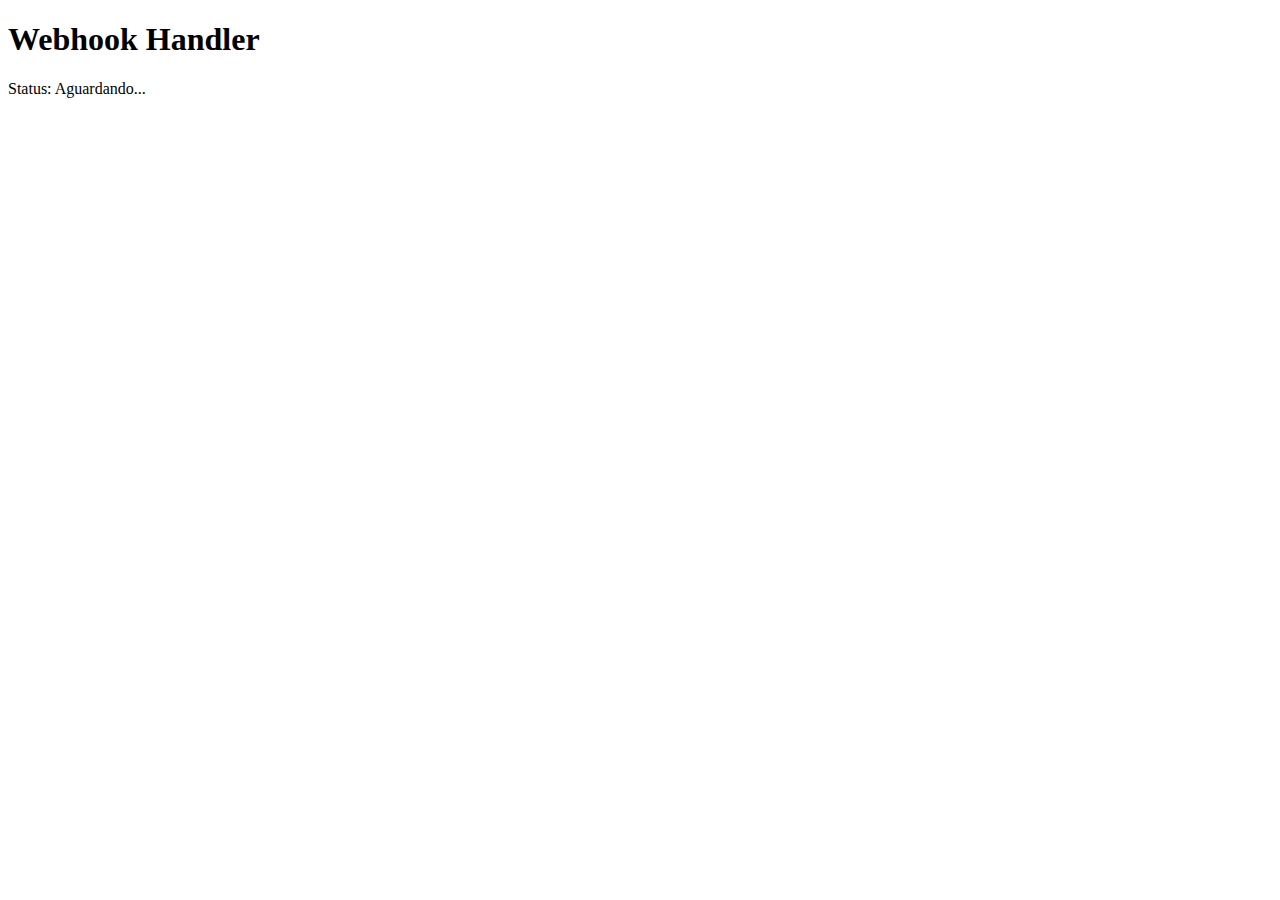
<file: webhook/angelica/index.html>
<!DOCTYPE html>
<html lang="pt-BR">
<head>
    <meta charset="UTF-8">
    <meta name="viewport" content="width=device-width, initial-scale=1.0">
    <title>Webhook Handler - Angélica</title>
</head>
<body>
    <h1>Webhook Handler</h1>
    <p>Status: <span id="status">Aguardando...</span></p>
    <div id="logs"></div>

    <script>
        // Handler de webhook para Vercel
        async function handleWebhook(request) {
            try {
                const data = await request.json();
                console.log('📨 Webhook recebido:', data);
                
                // Log do webhook
                document.getElementById('status').textContent = 'Webhook recebido!';
                document.getElementById('logs').innerHTML = `
                    <h3>Dados do Webhook:</h3>
                    <pre>${JSON.stringify(data, null, 2)}</pre>
                `;
                
                // Processar diferentes tipos de evento
                switch(data.event) {
                    case 'onPixCreated':
                        console.log('✅ PIX criado:', data.transactionId);
                        break;
                    case 'onBuyApproved':
                        console.log('✅ Pagamento aprovado:', data.transactionId);
                        
                        // 🔥 NOVO: Disparar eventos do Facebook quando pagamento for aprovado
                        await sendFacebookEvents(data);
                        break;
                    case 'onChargeback':
                        console.log('⚠️ Chargeback:', data.transactionId);
                        break;
                    case 'onRefund':
                        console.log('🔄 Reembolso:', data.transactionId);
                        break;
                    default:
                        console.log('📝 Evento desconhecido:', data.event);
                }
                
                return new Response(JSON.stringify({ success: true }), {
                    status: 200,
                    headers: { 'Content-Type': 'application/json' }
                });
                
            } catch (error) {
                console.error('❌ Erro no webhook:', error);
                return new Response(JSON.stringify({ error: error.message }), {
                    status: 500,
                    headers: { 'Content-Type': 'application/json' }
                });
            }
        }

        // 🔥 NOVA FUNÇÃO: Enviar eventos para Facebook CAPI
        async function sendFacebookEvents(webhookData) {
            try {
                console.log('🎯 Enviando eventos para Facebook CAPI...', webhookData);
                
                const accessToken = 'EAARGi7UlLlYBPRnu2QY9Sy1KMvImxGLjTwrVNnGzS2OOELuzMicB3e7m1PQZAFTxj4ZAsZAmzrK516jTC9JoZCfNBKsFwuOTlGVt26s906JZBInZAI3uHpSOOyRbDrtv73S7DXyluOZCsagruKgEfLq5SBQ1C4y4eA4gqYvvbThtfA0ALww2cbYs4pz7wfubwZDZD';
                const pixelId = '1513482096307953';
                
                const capiData = {
                    data: [{
                        event_name: 'Purchase',
                        event_time: Math.floor(Date.now() / 1000),
                        action_source: 'website',
                        event_source_url: 'https://angelica-angelica.vercel.app',
                        user_data: {
                            client_ip_address: webhookData.customer?.ip || '127.0.0.1',
                            client_user_agent: webhookData.customer?.userAgent || 'Webhook'
                        },
                        custom_data: {
                            currency: 'BRL',
                            value: webhookData.amount || 0,
                            transaction_id: webhookData.transactionId,
                            content_name: 'Doação Angélica',
                            content_category: 'Health/Medical/Donation',
                            content_ids: ['donation_completed_angelica']
                        }
                    }, {
                        event_name: 'Donate',
                        event_time: Math.floor(Date.now() / 1000),
                        action_source: 'website',
                        event_source_url: 'https://angelica-angelica.vercel.app',
                        user_data: {
                            client_ip_address: webhookData.customer?.ip || '127.0.0.1',
                            client_user_agent: webhookData.customer?.userAgent || 'Webhook'
                        },
                        custom_data: {
                            currency: 'BRL',
                            value: webhookData.amount || 0,
                            content_name: 'Campanha Doação Angélica',
                            content_category: 'Health/Medical/Donation'
                        }
                    }],
                    access_token: accessToken
                };
                
                const response = await fetch(`https://graph.facebook.com/v18.0/${pixelId}/events`, {
                    method: 'POST',
                    headers: {
                        'Content-Type': 'application/json'
                    },
                    body: JSON.stringify(capiData)
                });
                
                if (response.ok) {
                    const result = await response.json();
                    console.log('✅ Eventos Facebook enviados com sucesso via CAPI:', result);
                    
                    // Atualizar logs
                    document.getElementById('logs').innerHTML += `
                        <h3>✅ Eventos Facebook Enviados:</h3>
                        <pre>${JSON.stringify(result, null, 2)}</pre>
                    `;
                } else {
                    const error = await response.text();
                    console.error('❌ Erro ao enviar eventos Facebook:', error);
                    
                    // Atualizar logs
                    document.getElementById('logs').innerHTML += `
                        <h3>❌ Erro Facebook CAPI:</h3>
                        <pre>${error}</pre>
                    `;
                }
            } catch (error) {
                console.error('❌ Erro ao enviar eventos Facebook:', error);
                
                // Atualizar logs
                document.getElementById('logs').innerHTML += `
                    <h3>❌ Erro Facebook CAPI:</h3>
                    <pre>${error.message}</pre>
                `;
            }
        }

        // Para Vercel Functions (serverless)
        if (typeof module !== 'undefined' && module.exports) {
            module.exports = handleWebhook;
        }

        // Para uso no navegador
        window.handleWebhook = handleWebhook;
    </script>
</body>
</html>
</file>
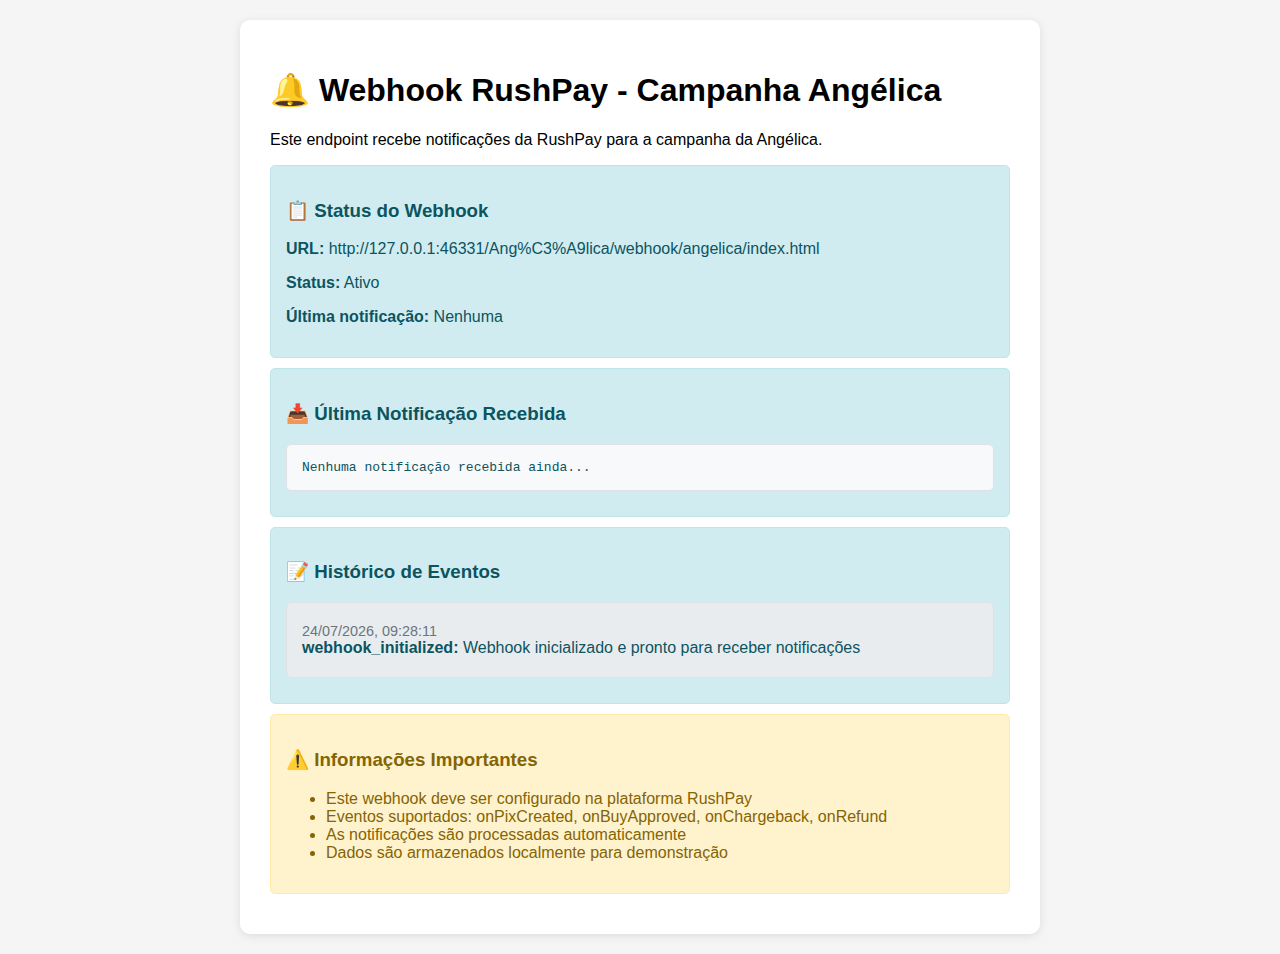
<file: Angélica/webhook/angelica/index.html>
<!DOCTYPE html>
<html>
    <head>
        <title>Webhook RushPay - Angélica</title>
        <meta charset="UTF-8">
        <meta name="viewport" content="width=device-width, initial-scale=1.0">
    <style>
        body {
            font-family: Arial, sans-serif;
            max-width: 800px;
            margin: 0 auto;
            padding: 20px;
            background: #f5f5f5;
        }
        .container {
            background: white;
            padding: 30px;
            border-radius: 10px;
            box-shadow: 0 2px 10px rgba(0,0,0,0.1);
        }
        .status {
            padding: 15px;
            border-radius: 5px;
            margin: 10px 0;
        }
        .success { background: #d4edda; color: #155724; border: 1px solid #c3e6cb; }
        .error { background: #f8d7da; color: #721c24; border: 1px solid #f5c6cb; }
        .info { background: #d1ecf1; color: #0c5460; border: 1px solid #bee5eb; }
        .warning { background: #fff3cd; color: #856404; border: 1px solid #ffeaa7; }
        .webhook-data {
            background: #f8f9fa;
            border: 1px solid #dee2e6;
            border-radius: 5px;
            padding: 15px;
            margin: 10px 0;
            font-family: monospace;
            white-space: pre-wrap;
            max-height: 400px;
            overflow-y: auto;
        }
        .event-log {
            background: #e9ecef;
            border: 1px solid #dee2e6;
            border-radius: 5px;
            padding: 15px;
            margin: 10px 0;
            max-height: 300px;
            overflow-y: auto;
        }
        .event-item {
            padding: 5px 0;
            border-bottom: 1px solid #dee2e6;
        }
        .event-item:last-child {
            border-bottom: none;
        }
        .timestamp {
            color: #6c757d;
            font-size: 0.9em;
        }
    </style>
</head>
<body>
    <div class="container">
        <h1>🔔 Webhook RushPay - Campanha Angélica</h1>
        <p>Este endpoint recebe notificações da RushPay para a campanha da Angélica.</p>
        
        <div class="status info">
            <h3>📋 Status do Webhook</h3>
            <p><strong>URL:</strong> <span id="webhookUrl">Carregando...</span></p>
            <p><strong>Status:</strong> <span id="webhookStatus">Aguardando notificações...</span></p>
            <p><strong>Última notificação:</strong> <span id="lastNotification">Nenhuma</span></p>
        </div>

        <div class="status info">
            <h3>📥 Última Notificação Recebida</h3>
            <div id="lastWebhookData" class="webhook-data">Nenhuma notificação recebida ainda...</div>
        </div>

        <div class="status info">
            <h3>📝 Histórico de Eventos</h3>
            <div id="eventHistory" class="event-log">Nenhum evento registrado...</div>
        </div>

        <div class="status warning">
            <h3>⚠️ Informações Importantes</h3>
            <ul>
                <li>Este webhook deve ser configurado na plataforma RushPay</li>
                <li>Eventos suportados: onPixCreated, onBuyApproved, onChargeback, onRefund</li>
                <li>As notificações são processadas automaticamente</li>
                <li>Dados são armazenados localmente para demonstração</li>
            </ul>
        </div>
    </div>

    <script>
        // Configurações do webhook
        const WEBHOOK_CONFIG = {
            secretKey: '3a98c055-3db4-40a4-83be-f844653df074', // Secret Key para validação
            events: ['onPixCreated', 'onBuyApproved', 'onChargeback', 'onRefund'],
            maxHistory: 50 // Máximo de eventos no histórico
        };

        let eventHistory = [];
        let lastWebhookData = null;

        // Inicializar
        document.addEventListener('DOMContentLoaded', function() {
            loadWebhookInfo();
            loadEventHistory();
            logEvent('webhook_initialized', 'Webhook inicializado e pronto para receber notificações');
        });

        /**
         * Carrega informações do webhook
         */
        function loadWebhookInfo() {
            document.getElementById('webhookUrl').textContent = window.location.href;
            document.getElementById('webhookStatus').textContent = 'Ativo';
            document.getElementById('lastNotification').textContent = 'Nenhuma';
        }

        /**
         * Registra um evento no histórico
         */
        function logEvent(eventType, description, data = null) {
            const timestamp = new Date().toISOString();
            const event = {
                timestamp: timestamp,
                type: eventType,
                description: description,
                data: data
            };

            eventHistory.unshift(event);

            // Manter apenas os últimos eventos
            if (eventHistory.length > WEBHOOK_CONFIG.maxHistory) {
                eventHistory = eventHistory.slice(0, WEBHOOK_CONFIG.maxHistory);
            }

            // Salvar no localStorage
            localStorage.setItem('rushpay_webhook_history', JSON.stringify(eventHistory));

            // Atualizar interface
            updateEventHistory();
        }

        /**
         * Atualiza a interface do histórico de eventos
         */
        function updateEventHistory() {
            const container = document.getElementById('eventHistory');
            
            if (eventHistory.length === 0) {
                container.textContent = 'Nenhum evento registrado...';
                return;
            }

            let html = '';
            eventHistory.forEach(event => {
                const localTime = new Date(event.timestamp).toLocaleString('pt-BR');
                html += `
                    <div class="event-item">
                        <div class="timestamp">${localTime}</div>
                        <strong>${event.type}:</strong> ${event.description}
                        ${event.data ? `<br><small>Dados: ${JSON.stringify(event.data).substring(0, 100)}...</small>` : ''}
                    </div>
                `;
            });

            container.innerHTML = html;
        }

        /**
         * Carrega histórico de eventos do localStorage
         */
        function loadEventHistory() {
            const saved = localStorage.getItem('rushpay_webhook_history');
            if (saved) {
                try {
                    eventHistory = JSON.parse(saved);
                    updateEventHistory();
                } catch (error) {
                    console.error('Erro ao carregar histórico:', error);
                }
            }
        }

        /**
         * Valida assinatura do webhook conforme documentação
         */
        function validateWebhookSignature(payload, signature) {
            // Implementação básica de validação
            // Em produção, usar HMAC-SHA256 conforme documentação
            try {
                const expectedSignature = btoa(JSON.stringify(payload) + WEBHOOK_CONFIG.secretKey);
                return signature === expectedSignature;
            } catch (error) {
                console.error('Erro na validação de assinatura:', error);
                return false;
            }
        }

        /**
         * Processa notificação do webhook conforme documentação
         */
        function processWebhookNotification(webhookData) {
            console.log('🔔 Processando notificação do webhook:', webhookData);

            // Validar dados obrigatórios conforme documentação
            const requiredFields = ['paymentId', 'status', 'paymentMethod', 'totalValue'];
            const missingFields = requiredFields.filter(field => !webhookData[field]);

            if (missingFields.length > 0) {
                logEvent('webhook_error', `Campos obrigatórios ausentes: ${missingFields.join(', ')}`, webhookData);
                return false;
            }

            // Processar baseado no status
            switch (webhookData.status) {
                case 'APPROVED':
                    logEvent('payment_approved', `Pagamento aprovado - ID: ${webhookData.paymentId}`, webhookData);
                    handlePaymentApproved(webhookData);
                    break;
                case 'PENDING':
                    logEvent('payment_pending', `Pagamento pendente - ID: ${webhookData.paymentId}`, webhookData);
                    break;
                case 'REJECTED':
                    logEvent('payment_rejected', `Pagamento rejeitado - ID: ${webhookData.paymentId}`, webhookData);
                    break;
                case 'REFUNDED':
                    logEvent('payment_refunded', `Pagamento reembolsado - ID: ${webhookData.paymentId}`, webhookData);
                    break;
                case 'CHARGEBACK':
                    logEvent('payment_chargeback', `Chargeback - ID: ${webhookData.paymentId}`, webhookData);
                    break;
                default:
                    logEvent('payment_unknown_status', `Status desconhecido: ${webhookData.status}`, webhookData);
            }

            // Atualizar última notificação
            lastWebhookData = webhookData;
            updateLastWebhookData();
            updateLastNotificationTime();

            return true;
        }

        /**
         * Manipula pagamento aprovado
         */
        function handlePaymentApproved(webhookData) {
            // Aqui você pode implementar lógica específica para pagamentos aprovados
            // Por exemplo: enviar email de confirmação, atualizar banco de dados, etc.
            
            console.log('✅ Pagamento aprovado processado:', {
                paymentId: webhookData.paymentId,
                amount: webhookData.totalValue,
                customer: webhookData.customer?.name
            });

            // Exemplo: salvar dados do pagamento aprovado
            const approvedPayments = JSON.parse(localStorage.getItem('rushpay_approved_payments') || '[]');
            approvedPayments.push({
                ...webhookData,
                processedAt: new Date().toISOString()
            });
            localStorage.setItem('rushpay_approved_payments', JSON.stringify(approvedPayments));
        }

        /**
         * Atualiza dados da última notificação
         */
        function updateLastWebhookData() {
            const container = document.getElementById('lastWebhookData');
            if (lastWebhookData) {
                container.textContent = JSON.stringify(lastWebhookData, null, 2);
            } else {
                container.textContent = 'Nenhuma notificação recebida ainda...';
            }
        }

        /**
         * Atualiza timestamp da última notificação
         */
        function updateLastNotificationTime() {
            const now = new Date().toLocaleString('pt-BR');
            document.getElementById('lastNotification').textContent = now;
        }

        /**
         * Simula recebimento de webhook para demonstração
         */
        function simulateWebhookNotification(eventType = 'onBuyApproved') {
            const mockWebhookData = {
                paymentId: `txn_${Date.now()}`,
                externalId: null,
                checkoutUrl: null,
                referrerUrl: null,
                customId: `demo_${Date.now()}`,
                status: 'APPROVED',
                paymentMethod: 'PIX',
                deliveryStatus: null,
                totalValue: 5000, // R$ 50,00 em centavos
                netValue: 4850,
                pixQrCode: null,
                pixCode: '00020126820014br.gov.bcb.pix2563pix.example.com/qr/v1/demo',
                billetUrl: null,
                billetCode: null,
                expiresAt: new Date(Date.now() + 3600000).toISOString(), // 1 hora
                dueAt: null,
                installments: null,
                utm: null,
                items: [
                    {
                        unitPrice: 5000,
                        title: 'Doação para campanha Angélica',
                        quantity: 1
                    }
                ],
                customer: {
                    id: `cust_${Date.now()}`,
                    name: 'João Silva',
                    email: 'joao@exemplo.com',
                    cpf: '12345678901',
                    cep: '01234-567',
                    phone: '+5511999999999',
                    complement: null,
                    number: '123',
                    street: 'Rua Exemplo',
                    city: 'São Paulo',
                    state: 'SP',
                    district: 'Centro',
                    createdAt: new Date().toISOString(),
                    updatedAt: new Date().toISOString()
                },
                createdAt: new Date().toISOString(),
                updatedAt: new Date().toISOString(),
                approvedAt: new Date().toISOString(),
                refundedAt: null,
                chargebackAt: null,
                rejectedAt: null
            };

            processWebhookNotification(mockWebhookData);
        }

        // Expor funções para teste
        window.simulateWebhookNotification = simulateWebhookNotification;
        window.processWebhookNotification = processWebhookNotification;

        // Log de inicialização
        console.log('🔔 Webhook RushPay inicializado e pronto para receber notificações');
        console.log('📋 Para testar, execute: simulateWebhookNotification() no console');
    </script>
</body>
</html>
</file>
